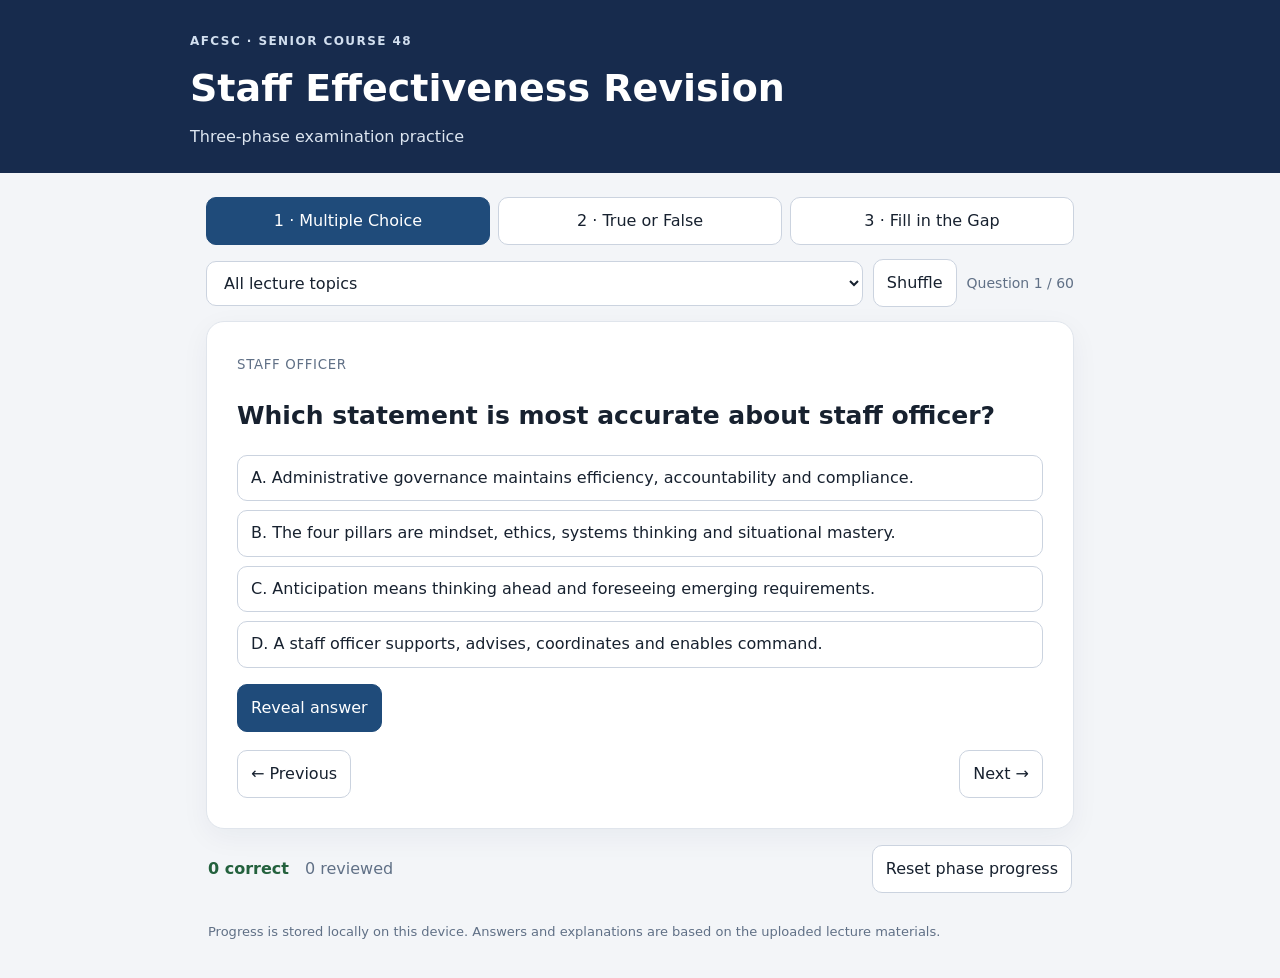
<file: index.html>
<!doctype html><html lang="en"><head><meta charset="utf-8"><meta name="viewport" content="width=device-width,initial-scale=1"><meta name="theme-color" content="#172b4d"><link rel="manifest" href="manifest.webmanifest"><link rel="stylesheet" href="styles.css"><title>AFCSC Staff Effectiveness Revision</title></head><body><header><b>AFCSC · SENIOR COURSE 48</b><h1>Staff Effectiveness Revision</h1><p>Three-phase examination practice</p></header><main><nav id="tabs"><button data-p="multiple_choice" class="active">1 · Multiple Choice</button><button data-p="true_false">2 · True or False</button><button data-p="fill_in_gap">3 · Fill in the Gap</button></nav><div class="bar"><select id="topic"><option value="all">All lecture topics</option></select><button id="shuffle">Shuffle</button><span id="count"></span></div><article><small id="tag"></small><h2 id="q">Loading…</h2><div id="opts"></div><p id="feedback"></p><button id="reveal" class="primary">Reveal answer</button><div class="controls"><button id="prev">← Previous</button><button id="next">Next →</button></div></article><footer><b id="score">0 correct</b><span id="reviewed">0 reviewed</span><button id="reset">Reset phase progress</button><p>Progress is stored locally on this device. Answers and explanations are based on the uploaded lecture materials.</p></footer></main><script src="app.js"></script></body></html>
</file>
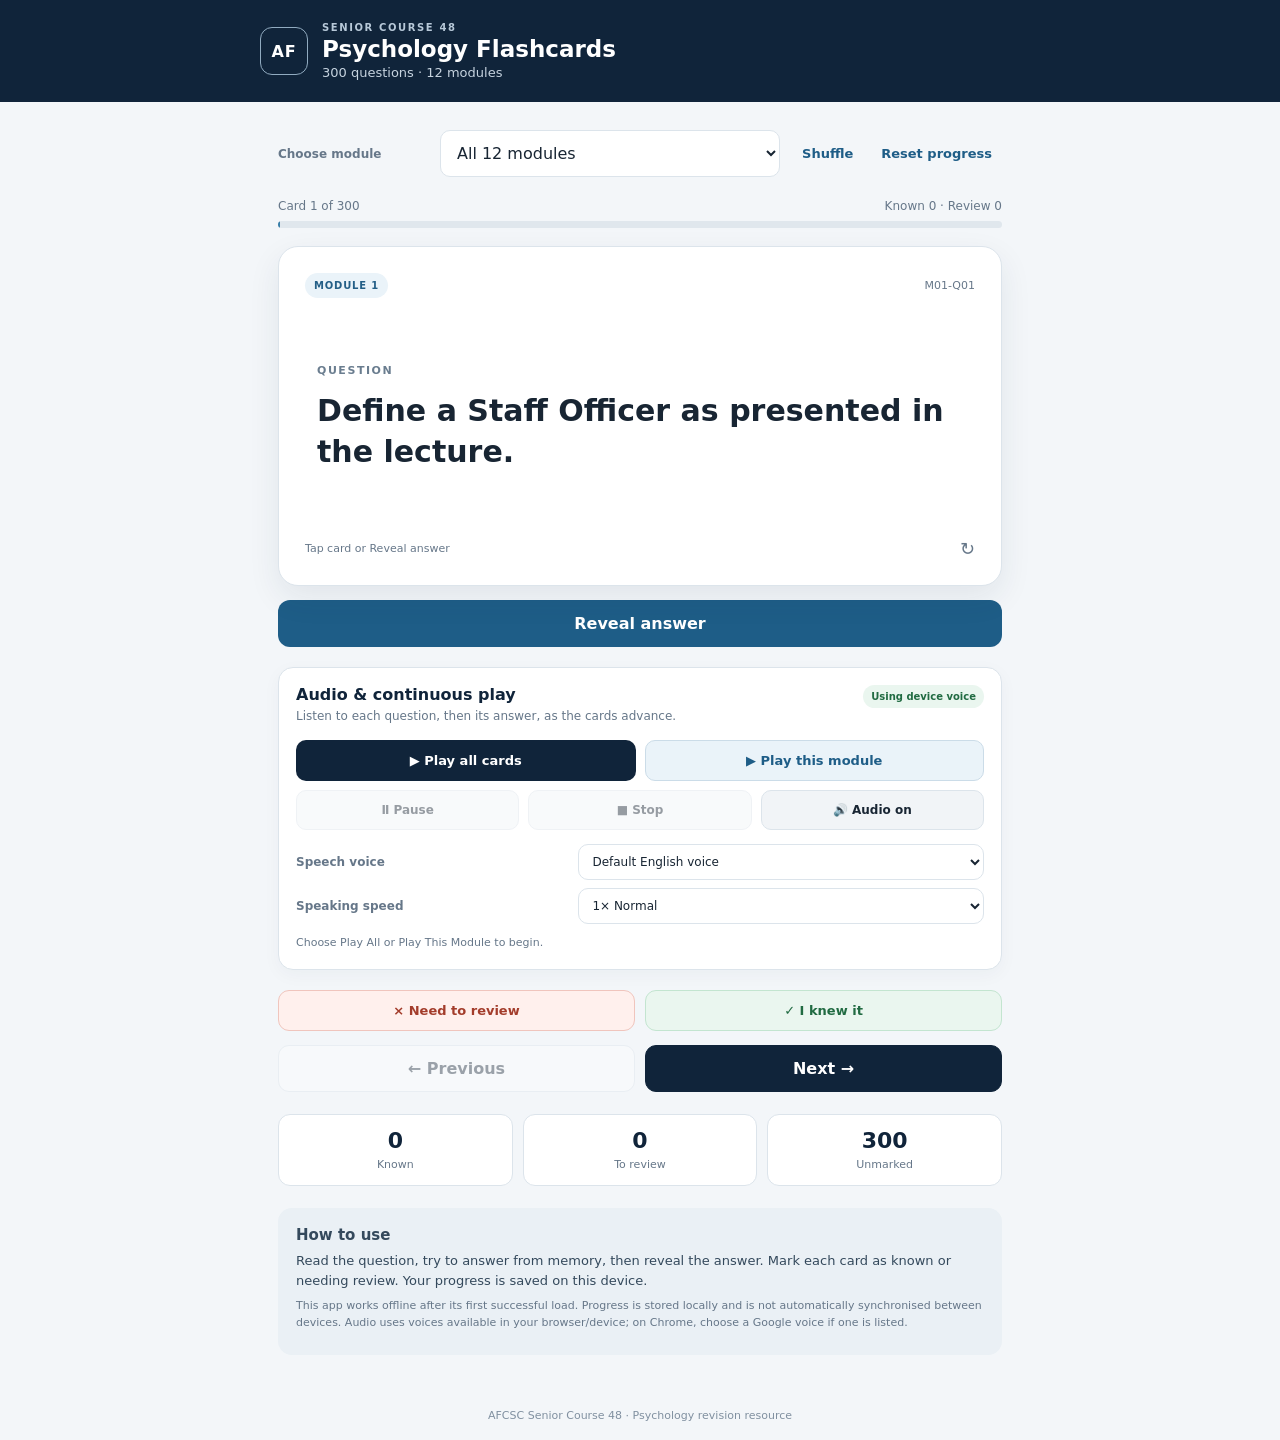
<file: flashcards/index.html>
<!doctype html>
<html lang="en">
<head>
  <meta charset="utf-8">
  <meta name="viewport" content="width=device-width,initial-scale=1">
  <meta name="theme-color" content="#10243a">
  <meta name="description" content="AFCSC Senior Course 48 Psychology – 300 revision flashcards.">
  <title>AFCSC Psychology Flashcards</title>
  <link rel="manifest" href="manifest.webmanifest">
  <link rel="icon" href="icons/icon.svg" type="image/svg+xml">
  <link rel="stylesheet" href="styles.css">
</head>
<body>
  <header class="topbar">
    <div class="brand-mark">AF</div>
    <div>
      <div class="eyebrow">SENIOR COURSE 48</div>
      <h1>Psychology Flashcards</h1>
      <p class="subhead">300 questions · 12 modules</p>
    </div>
  </header>

  <main class="app">
    <section class="toolbar">
      <label class="module-label" for="moduleSelect">Choose module</label>
      <select id="moduleSelect"><option value="all">All 12 modules</option></select>
      <div class="toolbar-actions">
        <button id="shuffleBtn" class="quiet">Shuffle</button>
        <button id="resetBtn" class="quiet">Reset progress</button>
      </div>
    </section>

    <section class="progress-area" aria-live="polite">
      <div class="progress-meta">
        <span id="position">Card 1 of 300</span>
        <span id="progressCounts">Known 0 · Review 0</span>
      </div>
      <div class="progress-track"><div id="progressBar"></div></div>
    </section>

    <section class="flashcard-wrap">
      <div class="card" id="flashcard" role="button" tabindex="0" aria-label="Flashcard. Activate to reveal answer.">
        <div class="card-top">
          <span id="moduleTag" class="module-tag">MODULE 1</span>
          <span id="cardId" class="card-id">M01-Q01</span>
        </div>
        <div class="card-content">
          <div id="sideLabel" class="side-label">QUESTION</div>
          <div id="cardText" class="card-text">Loading flashcards…</div>
        </div>
        <div class="card-bottom">
          <span id="tapHint">Tap card or Reveal answer</span>
          <span class="flip-icon">↻</span>
        </div>
      </div>
    </section>

    <div class="reveal-row">
      <button id="revealBtn" class="primary">Reveal answer</button>
    </div>

    <section class="autoplay-panel" aria-label="Automatic flashcard playback">
      <div class="autoplay-heading">
        <div><h2>Audio &amp; continuous play</h2><p>Listen to each question, then its answer, as the cards advance.</p></div>
        <span class="audio-indicator" id="audioStatus">Audio ready</span>
      </div>
      <div class="playback-buttons">
        <button id="playAllBtn" class="play-btn">▶ Play all cards</button>
        <button id="playModuleBtn" class="play-btn secondary">▶ Play this module</button>
      </div>
      <div class="playback-buttons compact">
        <button id="pauseBtn" class="control-btn" disabled>Ⅱ Pause</button>
        <button id="stopBtn" class="control-btn" disabled>■ Stop</button>
        <button id="audioToggleBtn" class="control-btn" aria-pressed="true">🔊 Audio on</button>
      </div>
      <div class="audio-settings">
        <label for="voiceSelect">Speech voice</label>
        <select id="voiceSelect" aria-label="Speech voice"><option value="">Default English voice</option></select>
        <label for="speedSelect">Speaking speed</label>
        <select id="speedSelect"><option value="0.75">0.75× Slow</option><option value="0.9">0.9×</option><option value="1" selected>1× Normal</option><option value="1.15">1.15×</option><option value="1.3">1.3×</option></select>
      </div>
      <p class="playback-note" id="playbackNote" aria-live="polite">Choose Play All or Play This Module to begin.</p>
    </section>

    <section class="rating-row" id="ratingRow" hidden>
      <button id="missedBtn" class="rating missed">× Need to review</button>
      <button id="knownBtn" class="rating known">✓ I knew it</button>
    </section>

    <nav class="navigation" aria-label="Flashcard navigation">
      <button id="prevBtn" class="nav-btn">← Previous</button>
      <button id="nextBtn" class="nav-btn next">Next →</button>
    </nav>

    <section class="study-tools">
      <div class="tool-card">
        <strong id="knownTotal">0</strong>
        <span>Known</span>
      </div>
      <div class="tool-card">
        <strong id="reviewTotal">0</strong>
        <span>To review</span>
      </div>
      <div class="tool-card">
        <strong id="remainingTotal">300</strong>
        <span>Unmarked</span>
      </div>
    </section>

    <section class="help">
      <h2>How to use</h2>
      <p>Read the question, try to answer from memory, then reveal the answer. Mark each card as known or needing review. Your progress is saved on this device.</p>
      <p class="small">This app works offline after its first successful load. Progress is stored locally and is not automatically synchronised between devices. Audio uses voices available in your browser/device; on Chrome, choose a Google voice if one is listed.</p>
    </section>
  </main>

  <footer>AFCSC Senior Course 48 · Psychology revision resource</footer>
  <script src="app.js"></script>
</body>
</html>
</file>
<file: styles.css>
*{box-sizing:border-box}body{margin:0;background:#f3f5f8;color:#17212f;font:16px/1.5 system-ui,Arial}header{background:#172b4d;color:white;padding:28px max(20px,calc((100% - 900px)/2)) 24px}header b{font-size:12px;letter-spacing:.12em;color:#d2dfef}h1{margin:8px 0;font-size:clamp(27px,4vw,38px)}header p{margin:0;color:#dce5f0}main{max-width:900px;margin:24px auto;padding:0 16px}nav{display:grid;grid-template-columns:repeat(3,1fr);gap:8px}button,select{font:inherit;border:1px solid #cbd3df;border-radius:10px;padding:11px 13px;background:white;color:#17212f;cursor:pointer}nav .active,.primary{background:#1f4b7a;color:white;border-color:#1f4b7a}.bar{display:flex;gap:10px;align-items:center;margin:14px 0;flex-wrap:wrap}.bar select{flex:1;min-width:220px}.bar span{margin-left:auto;color:#607086;font-size:14px}article{background:white;border:1px solid #e0e5ec;border-radius:18px;padding:clamp(18px,4vw,30px);min-height:340px;box-shadow:0 8px 28px #172b4d0d}small{color:#607086;text-transform:uppercase;letter-spacing:.05em}h2{font-size:clamp(19px,3vw,25px);line-height:1.4;margin:22px 0}#opts{display:grid;gap:9px;margin:16px 0}#opts button{text-align:left;line-height:1.4}#opts button.correct{background:#eaf6ef;border-color:#2d8050}#opts button.wrong{background:#fff0f0;border-color:#b44}#opts button.chosen{outline:2px solid #7397bd}#feedback{font-weight:600}#feedback small{display:block;text-transform:none;letter-spacing:0;font-weight:400;margin-top:5px}.controls{display:flex;justify-content:space-between;margin-top:18px}footer{display:flex;gap:16px;align-items:center;flex-wrap:wrap;margin:16px 2px;color:#607086}footer b{color:#23613d}footer button{margin-left:auto}footer p{width:100%;font-size:13px}@media(max-width:560px){nav{grid-template-columns:1fr}.bar span{margin-left:0}.controls button{flex:1}}
</file>
<file: flashcards/styles.css>
*{box-sizing:border-box}
:root{--navy:#10243a;--blue:#1e5d87;--paper:#f3f6f9;--ink:#182533;--muted:#667789;--line:#dce4eb;--white:#fff}
body{margin:0;background:var(--paper);color:var(--ink);font-family:system-ui,-apple-system,"Segoe UI",sans-serif}
.topbar{display:flex;align-items:center;gap:14px;padding:22px max(20px,calc((100vw - 760px)/2));background:var(--navy);color:white}
.brand-mark{display:grid;place-items:center;width:48px;height:48px;border:1px solid #91abc0;border-radius:12px;font-weight:800;letter-spacing:.05em}
.eyebrow{font-size:10px;letter-spacing:.16em;color:#b7c8d8;font-weight:700}
h1{font-size:23px;line-height:1.15;margin:3px 0}
.subhead{font-size:13px;color:#c6d3df;margin:0}
.app{max-width:760px;margin:0 auto;padding:22px 18px 36px}
.toolbar{display:grid;grid-template-columns:1fr auto;gap:8px 12px;align-items:center}
.module-label{font-size:12px;font-weight:700;color:var(--muted)}
select{grid-column:1/-1;width:100%;padding:12px;border:1px solid var(--line);border-radius:10px;background:white;color:var(--ink);font:inherit}
.toolbar-actions{grid-column:1/-1;display:flex;justify-content:flex-end;gap:8px}
button{font:inherit;cursor:pointer;border:0}
.quiet{background:transparent;color:var(--blue);padding:8px 10px;font-size:13px;font-weight:650}
.progress-area{margin:22px 0 18px}
.progress-meta{display:flex;justify-content:space-between;gap:10px;font-size:12px;color:var(--muted);margin-bottom:8px}
.progress-track{height:7px;background:#e0e7ed;border-radius:99px;overflow:hidden}
#progressBar{height:100%;width:0;background:#397fa9;border-radius:99px;transition:width .2s}
.flashcard-wrap{perspective:1000px}
.card{min-height:300px;border-radius:20px;background:white;border:1px solid var(--line);box-shadow:0 12px 32px #1a334515;padding:20px;display:flex;flex-direction:column;justify-content:space-between;outline:none;cursor:pointer}
.card:focus-visible{box-shadow:0 0 0 3px #79b8df}
.card-top,.card-bottom{display:flex;align-items:center;justify-content:space-between;gap:10px}
.module-tag{font-size:10px;letter-spacing:.08em;font-weight:800;color:#245f87;background:#eaf3f9;padding:7px 9px;border-radius:99px}
.card-id,.card-bottom{font-size:11px;color:var(--muted)}
.card-content{padding:28px 4px 34px}
.side-label{font-size:11px;letter-spacing:.14em;color:#6a7d8f;font-weight:800;margin-bottom:14px}
.card-text{font-size:clamp(22px,4vw,30px);line-height:1.35;font-weight:680;white-space:pre-wrap}
.card.answer .card-text{font-size:clamp(19px,3.5vw,25px);font-weight:560}
.flip-icon{font-size:18px}
.reveal-row{margin:14px 0}
.primary{width:100%;padding:14px;border-radius:12px;background:var(--blue);color:white;font-weight:750}
.rating-row{display:grid;grid-template-columns:1fr 1fr;gap:10px;margin:12px 0}
.rating{padding:12px 8px;border-radius:11px;font-size:13px;font-weight:700}
.missed{background:#fff0ed;color:#a33c2b;border:1px solid #f0c5bd}
.known{background:#eaf6ef;color:#216b42;border:1px solid #c3e5d0}
.autoplay-panel{margin:20px 0;padding:17px;background:#fff;border:1px solid var(--line);border-radius:15px;box-shadow:0 5px 18px #1a33450a}
.autoplay-heading{display:flex;align-items:flex-start;justify-content:space-between;gap:12px;margin-bottom:14px}
.autoplay-heading h2{font-size:16px;margin:0 0 4px;color:var(--navy)}
.autoplay-heading p{font-size:12px;line-height:1.45;color:var(--muted);margin:0}
.audio-indicator{white-space:nowrap;font-size:10px;font-weight:750;color:#216b42;background:#eaf6ef;padding:6px 8px;border-radius:99px}
.playback-buttons{display:grid;grid-template-columns:1fr 1fr;gap:9px;margin:9px 0}
.play-btn,.control-btn{padding:12px 9px;border-radius:10px;font-size:13px;font-weight:750;background:var(--navy);color:#fff}
.play-btn.secondary{background:#eaf3f9;color:var(--blue);border:1px solid #cbdce8}
.playback-buttons.compact{grid-template-columns:repeat(3,1fr)}
.control-btn{background:#f1f4f7;color:var(--ink);border:1px solid var(--line);font-size:12px}
button:disabled{opacity:.45;cursor:not-allowed}
.audio-settings{display:grid;grid-template-columns:1fr 1.5fr;gap:8px 12px;align-items:center;margin-top:14px}
.audio-settings label{font-size:12px;color:var(--muted);font-weight:700}
.audio-settings select{grid-column:auto;padding:9px;font-size:12px}
.playback-note{font-size:11px;color:var(--muted);margin:12px 0 0;min-height:16px}
.navigation{display:flex;gap:10px;margin-top:14px}
.nav-btn{flex:1;padding:13px;border-radius:11px;background:white;border:1px solid var(--line);color:var(--ink);font-weight:700}
.nav-btn.next{background:var(--navy);color:white;border-color:var(--navy)}
.nav-btn:disabled{opacity:.4;cursor:not-allowed}
.study-tools{display:grid;grid-template-columns:repeat(3,1fr);gap:10px;margin:22px 0}
.tool-card{background:white;border:1px solid var(--line);border-radius:12px;padding:13px;text-align:center}
.tool-card strong{display:block;font-size:22px;color:var(--navy)}
.tool-card span{font-size:11px;color:var(--muted)}
.help{padding:18px;background:#eaf0f5;border-radius:14px;color:#34495c}
.help h2{font-size:15px;margin:0 0 7px}
.help p{font-size:13px;line-height:1.55;margin:6px 0}
.help .small{font-size:11px;color:#667789}
footer{text-align:center;color:#8090a0;font-size:11px;padding:18px}
@media(max-width:420px){.autoplay-heading{display:block}.audio-indicator{display:inline-block;margin-top:8px}.playback-buttons{grid-template-columns:1fr}.playback-buttons.compact{grid-template-columns:repeat(3,1fr)}}
@media(min-width:620px){.app{padding-top:28px}.toolbar{grid-template-columns:150px 1fr auto}.module-label{grid-column:1}.toolbar select{grid-column:2}.toolbar-actions{grid-column:3}.card{min-height:340px;padding:26px}.card-content{padding:40px 12px}}
</file>
